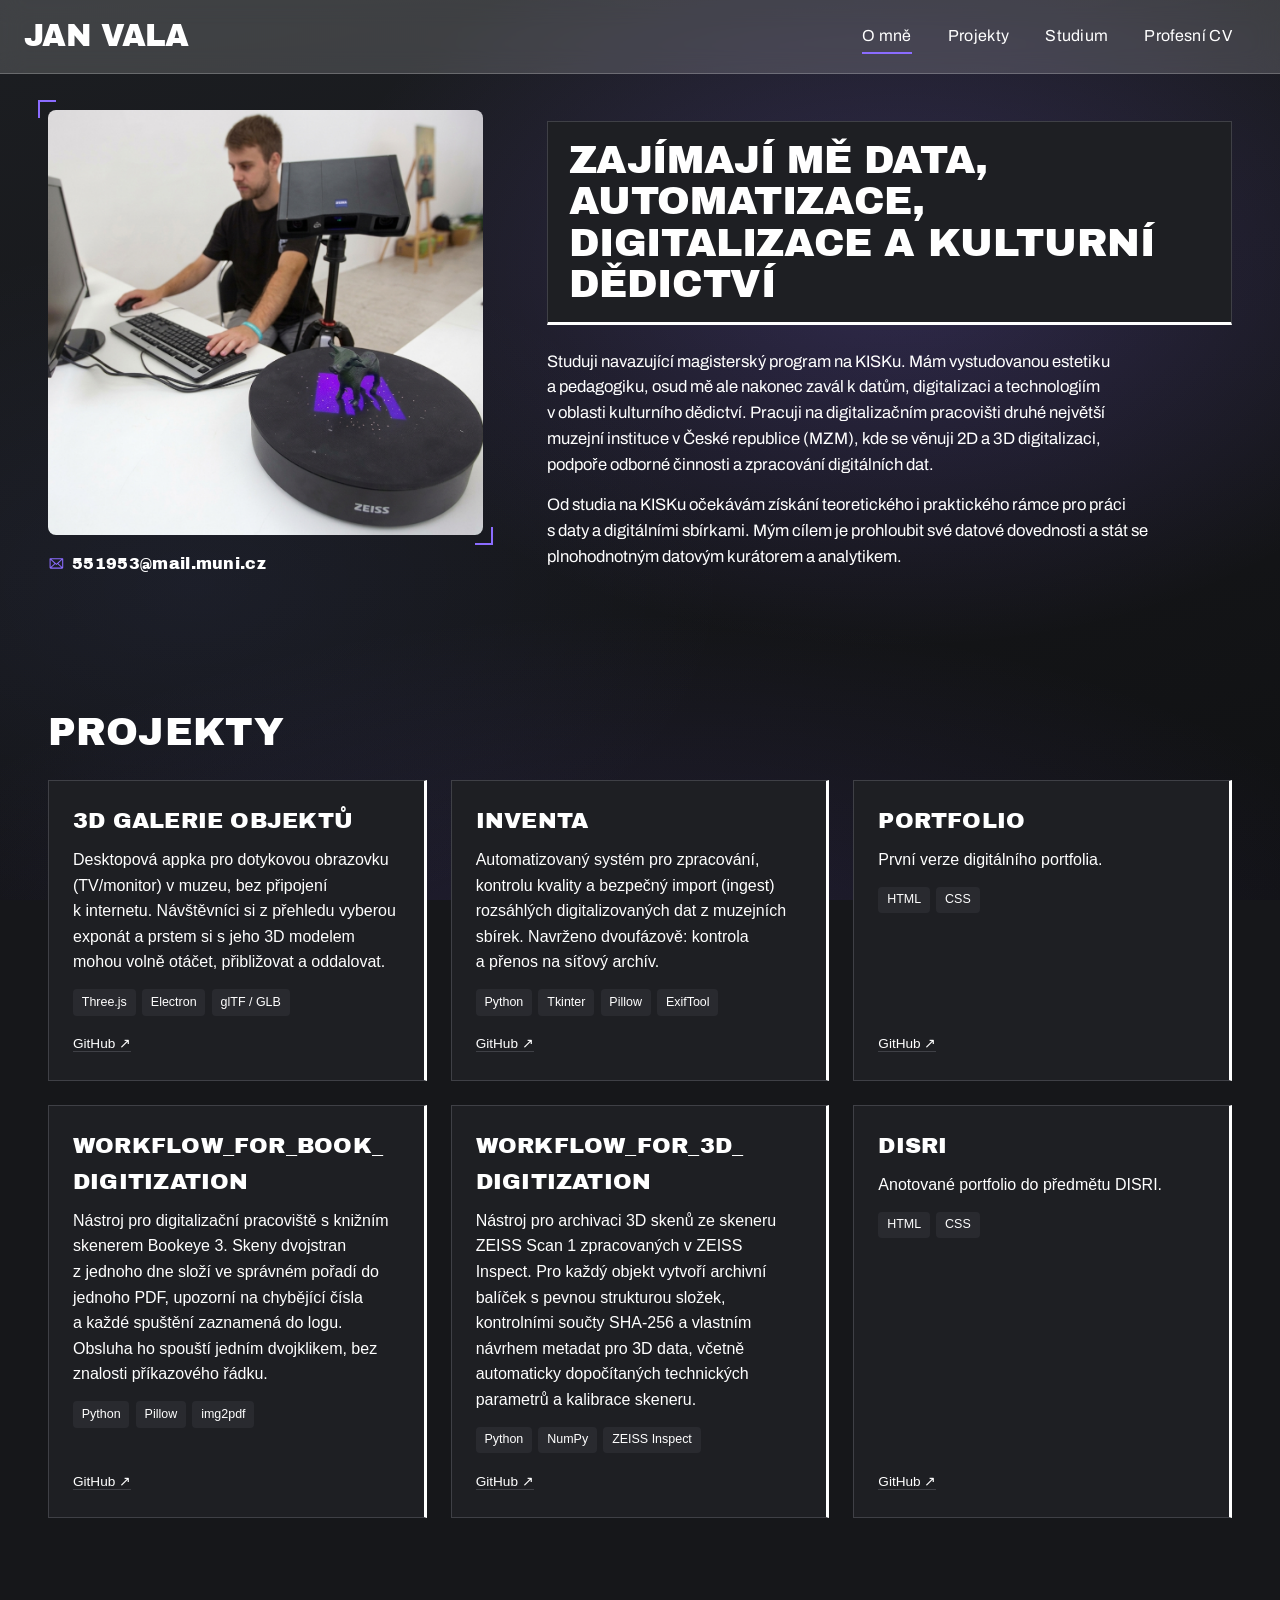
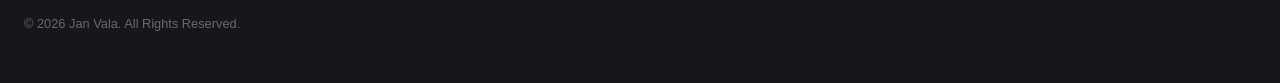
<file: index.html>
<!DOCTYPE html>
<html lang="cs">
<head>
<meta charset="UTF-8">
<meta name="viewport" content="width=device-width, initial-scale=1.0">
<title>Jan Vala</title>
<meta name="description" content="Jan Vala">
<link rel="icon" href="data:,">
<link rel="preconnect" href="https://fonts.googleapis.com">
<link rel="preconnect" href="https://fonts.gstatic.com" crossorigin>
<link href="https://fonts.googleapis.com/css2?family=Archivo+Black&family=Archivo:wght@400&display=swap" rel="stylesheet">
<link rel="stylesheet" href="styles.css">
</head>
<body>

<nav class="nav">
  <h1 class="hero__name" data-home>Jan Vala</h1>
  <div class="nav__cats">
    <a href="./" data-view="home" data-target="about">O mně</a>
    <a href="./" data-view="home" data-target="projects">Projekty</a>
    <a href="./" data-view="studium">Studium</a>
    <a href="./" data-view="cv">Profesní CV</a>
  </div>
</nav>

<main>
  <div data-panel="home">
    <header class="hero">
      <div class="hero__left">
        <figure class="hero__photo">
          <img src="uploads/jan-vala.png" alt="Jan Vala u počítače, vedle 3D skener ZEISS snímá sošku býka na otočném talíři">
        </figure>
        <a class="hero__mail" href="mailto:551953@mail.muni.cz"><svg class="hero__mail-icon" viewBox="0 0 256 256" aria-hidden="true"><path fill="currentColor" d="M224,48H32a8,8,0,0,0-8,8V192a16,16,0,0,0,16,16H216a16,16,0,0,0,16-16V56A8,8,0,0,0,224,48Zm-96,85.15L52.57,64H203.43ZM98.71,128,40,181.81V74.19Zm11.84,10.85,12,11.05a8,8,0,0,0,10.82,0l12-11.05,58,53.15H52.57ZM157.29,128,216,74.18V181.82Z"/></svg>551953@mail.muni.cz</a>
      </div>
      <div class="hero__col">
        <p id="about" class="hero__statement">Zajímají mě data, automatizace, digitalizace a&nbsp;kulturní dědictví</p>
        <div class="hero__sub">
            <p>Studuji navazující magisterský program na KISKu. Mám vystudovanou estetiku a&nbsp;pedagogiku, osud mě ale nakonec zavál k&nbsp;datům, digitalizaci a&nbsp;technologiím v&nbsp;oblasti kulturního dědictví. Pracuji na digitalizačním pracovišti druhé největší muzejní instituce v&nbsp;České republice (MZM), kde se věnuji 2D a&nbsp;3D digitalizaci, podpoře odborné činnosti a&nbsp;zpracování digitálních dat.</p>
            <p>Od studia na KISKu očekávám získání teoretického i&nbsp;praktického rámce pro práci s&nbsp;daty a&nbsp;digitálními sbírkami. Mým cílem je prohloubit své datové dovednosti a&nbsp;stát se plnohodnotným datovým kurátorem a&nbsp;analytikem.</p>
        </div>
      </div>
    </header>

    <section class="section" id="projects">
      <div class="section__head">
        <h2 class="section__title">Projekty</h2>
      </div>
      <ol class="projects">
        <li class="entry">
          <h3 class="entry__title">3D Galerie objektů</h3>
          <p class="entry__desc">Desktopová appka pro dotykovou obrazovku (TV/monitor) v&nbsp;muzeu, bez připojení k&nbsp;internetu. Návštěvníci si z&nbsp;přehledu vyberou exponát a&nbsp;prstem si s&nbsp;jeho 3D modelem mohou volně otáčet, přibližovat a&nbsp;oddalovat.</p>
          <ul class="entry__stack"><li>Three.js</li><li>Electron</li><li>glTF / GLB</li></ul>
          <div class="entry__links"><a href="https://github.com/Vala-Jan/3D-Gallery" target="_blank" rel="noopener">GitHub ↗</a></div>
        </li>
        <li class="entry">
          <h3 class="entry__title">Inventa</h3>
          <p class="entry__desc">Automatizovaný systém pro zpracování, kontrolu kvality a&nbsp;bezpečný import (ingest) rozsáhlých digitalizovaných dat z&nbsp;muzejních sbírek. Navrženo dvoufázově: kontrola a&nbsp;přenos na síťový archív.</p>
          <ul class="entry__stack"><li>Python</li><li>Tkinter</li><li>Pillow</li><li>ExifTool</li></ul>
          <div class="entry__links"><a href="https://github.com/Vala-Jan/Inventa" target="_blank" rel="noopener">GitHub ↗</a></div>
        </li>
        <li class="entry">
          <h3 class="entry__title">Portfolio</h3>
          <p class="entry__desc">První verze digitálního portfolia.</p>
          <ul class="entry__stack"><li>HTML</li><li>CSS</li></ul>
          <div class="entry__links"><a href="https://github.com/Vala-Jan/Portfolio" target="_blank" rel="noopener">GitHub ↗</a></div>
        </li>
        <li class="entry">
          <h3 class="entry__title">workflow_<wbr>for_<wbr>book_<wbr>digitization</h3>
          <p class="entry__desc">Nástroj pro digitalizační pracoviště s&nbsp;knižním skenerem Bookeye 3. Skeny dvojstran z&nbsp;jednoho dne složí ve správném pořadí do jednoho PDF, upozorní na chybějící čísla a&nbsp;každé spuštění zaznamená do logu. Obsluha ho spouští jedním dvojklikem, bez znalosti příkazového řádku.</p>
          <ul class="entry__stack"><li>Python</li><li>Pillow</li><li>img2pdf</li></ul>
          <div class="entry__links"><a href="https://github.com/Vala-Jan/workflow_for_book_digitization" target="_blank" rel="noopener">GitHub ↗</a></div>
        </li>
        <li class="entry">
          <h3 class="entry__title">workflow_<wbr>for_<wbr>3d_<wbr>digitization</h3>
          <p class="entry__desc">Nástroj pro archivaci 3D skenů ze skeneru ZEISS Scan 1 zpracovaných v&nbsp;ZEISS Inspect. Pro každý objekt vytvoří archivní balíček s&nbsp;pevnou strukturou složek, kontrolními součty SHA-256 a&nbsp;vlastním návrhem metadat pro 3D data, včetně automaticky dopočítaných technických parametrů a&nbsp;kalibrace skeneru.</p>
          <ul class="entry__stack"><li>Python</li><li>NumPy</li><li>ZEISS Inspect</li></ul>
          <div class="entry__links"><a href="https://github.com/Vala-Jan/workflow_for_3d_digitization" target="_blank" rel="noopener">GitHub ↗</a></div>
        </li>
        <li class="entry">
          <h3 class="entry__title">DISRI</h3>
          <p class="entry__desc">Anotované portfolio do předmětu DISRI.</p>
          <ul class="entry__stack"><li>HTML</li><li>CSS</li></ul>
          <div class="entry__links"><a href="https://vala-jan.github.io/DISRI/" target="_blank" rel="noopener">GitHub ↗</a></div>
        </li>
      </ol>
    </section>
  </div>

  <div data-panel="studium" hidden>
    <section class="section section--page">
      <div class="section__head">
        <h2 class="section__title">Studium</h2>
      </div>
      <div class="sems">
        <details class="sem">
          <summary class="sem__head">1. semestr</summary>
          <div class="sem__body">
            <div class="subjs">
              <details class="subj">
                <summary class="subj__head"><span><b class="subj__code">AI001</b> Elements of AI</span></summary>
                <div class="subj__body">
                  <h4 class="subj__label">What?</h4>
                  <p>V&nbsp;rámci online kurzu Elements of AI jsem získal úvod do problematiky umělé inteligence. Prošel jsem si šesti hlavními kapitolami zaměřenými na definici AI, řešení problémů prostřednictvím vyhledávání, reálné využití AI, strojové učení, fungování a&nbsp;technické základy neuronových sítí až po širší společenské důsledky. Pochopil jsem základní pojmy a&nbsp;zabýval se tématy algoritmické předpojatosti a&nbsp;AI generovaného obsahu. Kurz probíhal formou samostatné domácí práce vlastním tempem s&nbsp;kombinací teorie a&nbsp;praktických úkolů.</p>
                  <h4 class="subj__label">So what?</h4>
                  <p>Hlavním přínosem pro mě bylo demystifikování umělé inteligence a&nbsp;získání realistického pohledu na to, co AI doopravdy dokáže a&nbsp;kde jsou naopak její limity. Velmi oceňuji, že kurz neřešil AI jen z&nbsp;technického pohledu (neuronové sítě, algoritmy), ale kladl velký důraz na etické a&nbsp;společenské dopady. Celkově lze říci, že kurz byl zajímavý a&nbsp;přínosný po teoretické stránce, nikoli po praktické stránce.</p>
                  <h4 class="subj__label">Now what?</h4>
                  <p>Získané teoretické základy z&nbsp;kurzu Elements of AI mi dopomohly pochopit AI a&nbsp;vytvořily kvalitní základ pro budoucí projekty, ve kterých bych AI jako asistenta rád využil. Uvědomuji si, že teorie bez praxe a&nbsp;praxe bez teorie nejsou možné, a&nbsp;proto je pro mě nutné i&nbsp;nadále neustále prohlubovat své dovednosti a&nbsp;znalosti v&nbsp;obojím. Osvojené poznatky chci prakticky aplikovat při zefektivňování procesů v&nbsp;oblasti automatizace datových procesů.</p>
                </div>
              </details>
              <details class="subj">
                <summary class="subj__head"><span><b class="subj__code">ISKB83</b> Digitální humanitní vědy</span></summary>
                <p class="subj__body">Popis předmětu doplnit.</p>
              </details>
              <details class="subj">
                <summary class="subj__head"><span><b class="subj__code">ISKM01</b> Informační vědy</span></summary>
                <p class="subj__body">Popis předmětu doplnit.</p>
              </details>
              <details class="subj">
                <summary class="subj__head"><span><b class="subj__code">ISKM02</b> Design informačních služeb, rozhraní a&nbsp;interakcí</span></summary>
                <p class="subj__body">Popis předmětu doplnit.</p>
              </details>
              <details class="subj">
                <summary class="subj__head"><span><b class="subj__code">ISKM03</b> Literatura, knihovní procesy a&nbsp;trh</span></summary>
                <p class="subj__body">Popis předmětu doplnit.</p>
              </details>
              <details class="subj">
                <summary class="subj__head"><span><b class="subj__code">ISKM04</b> Seminář k&nbsp;diplomové práci I: Východiska a&nbsp;metodologie</span></summary>
                <p class="subj__body">Popis předmětu doplnit.</p>
              </details>
              <details class="subj">
                <summary class="subj__head"><span><b class="subj__code">ISKM18</b> Praxe a&nbsp;stáže</span></summary>
                <p class="subj__body">Popis předmětu doplnit.</p>
              </details>
              <details class="subj">
                <summary class="subj__head"><span><b class="subj__code">ISKM29</b> Blok expertů</span></summary>
                <p class="subj__body">Popis předmětu doplnit.</p>
              </details>
              <details class="subj">
                <summary class="subj__head"><span><b class="subj__code">ISKM55</b> Nástroje a&nbsp;metody datové analytiky</span></summary>
                <div class="subj__body">
                  <h4 class="subj__label">What?</h4>
                  <p>V&nbsp;předmětu ISKM55 jsem získal úvodní vhled do datové analýzy a&nbsp;celého cyklu práce s&nbsp;daty. Učil jsem se získávat data z&nbsp;různých zdrojů (např. pomocí web scrapingu a&nbsp;nástrojů pro práci s&nbsp;webovými daty), vyčistit je a&nbsp;transformovat do strojem použitelné podoby. Dále jsem prováděl základní analytické operace v&nbsp;prostředí Microsoft Excel. Součástí výuky byl též úvod do internetových technologií a&nbsp;datových formátů. Výuka probíhala týdně.</p>
                  <h4 class="subj__label">So what?</h4>
                  <p>Pro mě osobním přínosem předmětu bylo osvojení kompletního datového řetězce od neuspořádaných syrových dat až po jejich jasnou prezentaci. Velkým přínosem pro mě bylo propojení těchto analytických postupů s&nbsp;mou dosavadní zkušeností v&nbsp;oblasti digitalizace. Uvědomil jsem si, jak zásadní je správné čištění a&nbsp;strukturování dat právě při digitalizačních projektech, správě digitálního obsahu či odborných agend. Předmět mi ukázal, že analytika není jen o&nbsp;vzorcích v&nbsp;tabulkách, ale o&nbsp;schopnosti najít v&nbsp;datech příběh a&nbsp;srozumitelně ho komunikovat pomocí vizualizací. V&nbsp;rámci prvního semestru šlo o&nbsp;můj nejpřínosnější předmět.</p>
                  <h4 class="subj__label">Now what?</h4>
                  <p>Získané dovednosti a&nbsp;zkušenosti z&nbsp;prakticky orientovaných přednášek byly nesmírně přínosné. Osvojené analytické metody a&nbsp;znalosti nástrojů přímo využiji při dalších projektech v&nbsp;oblasti digitalizace a&nbsp;v&nbsp;rámci dalšího působení v&nbsp;oblasti dat, kde mohu efektivněji zpracovávat a&nbsp;prezentovat komplexní data. Stejně tak tyto postupy využívám při práci na vlastních vzdělávacích projektech a&nbsp;přímo se promítly například do projektu Inventa.</p>
                </div>
              </details>
            </div>
          </div>
        </details>
        <details class="sem">
          <summary class="sem__head">2. semestr</summary>
          <div class="sem__body"></div>
        </details>
        <details class="sem">
          <summary class="sem__head">3. semestr</summary>
          <div class="sem__body"></div>
        </details>
        <details class="sem">
          <summary class="sem__head">4. semestr</summary>
          <div class="sem__body"></div>
        </details>
      </div>
    </section>
  </div>

  <div data-panel="cv" hidden>
    <section class="section section--page">
      <div class="section__head">
        <h2 class="section__title">Profesní CV</h2>
      </div>
      <div id="cvPages" class="cv__pages" aria-label="Životopis Jan Vala"></div>
      <p class="cv__dl"><a id="cvDownload" href="uploads/CV-JanVala.pdf" download="CV_JanVala.pdf">Stáhnout CV (PDF)</a></p>
    </section>
  </div>
</main>

<footer class="footer">© 2026 Jan Vala. All Rights Reserved.</footer>

<script>
(() => {
  const home = location.pathname.replace(/index\.html$/, '');
  const panels = [...document.querySelectorAll('[data-panel]')];
  const links = [...document.querySelectorAll('.nav__cats a')];
  const nav = document.querySelector('.nav');
  const views = { omne: ['home', 'about'], about: ['home', 'about'], projekty: ['home', 'projects'], projects: ['home', 'projects'], studium: ['studium'], cv: ['cv'], profesnicv: ['cv'] };
  let current = null;

  // nav underline
  const setActive = (i) => links.forEach((a, j) => a.classList.toggle('is-active', j === i));
  const updateActive = () => {
    if (current !== 'home') return setActive(links.findIndex(a => a.dataset.view === current));
    const proj = document.getElementById('projects');
    const atEnd = innerHeight + scrollY >= document.documentElement.scrollHeight - 4;
    setActive(atEnd || proj.getBoundingClientRect().top <= innerHeight * 0.6 ? 1 : 0);
  };

  // views on one URL
  const scrollToId = (id) => {
    const el = id && id !== 'about' && document.getElementById(id);
    const top = el ? el.getBoundingClientRect().top + scrollY - nav.offsetHeight - 8 : 0;
    scrollTo({ top: Math.max(0, top), behavior: 'smooth' });
  };
  const show = (view, target, push) => {
    const changed = view !== current;
    panels.forEach(p => { p.hidden = p.dataset.panel !== view; });
    current = view;
    if (view === 'cv') loadCV();
    if (changed) scrollTo(0, 0);
    nav.classList.remove('nav--hidden');
    if (target) requestAnimationFrame(() => scrollToId(target));
    if (push && changed) history.pushState({ view }, '', home);
    else history.replaceState({ view }, '', home);
    updateActive();
  };
  const fromLocation = () => (history.state && history.state.view ? [history.state.view] : views[location.hash.slice(1).toLowerCase()] || ['home']);

  links.forEach(a => a.addEventListener('click', (e) => { e.preventDefault(); show(a.dataset.view, a.dataset.target, true); }));
  document.querySelector('[data-home]').addEventListener('click', () => show('home', 'about', true));
  addEventListener('popstate', () => show(...fromLocation()));
  addEventListener('hashchange', () => show(...fromLocation()));
  addEventListener('pageshow', (e) => { if (e.persisted) show(...fromLocation()); });
  addEventListener('resize', updateActive);
  addEventListener('load', updateActive);

  // scroll: nav underline + on mobile hide the bar going down, show it going up
  const mobile = matchMedia('(max-width: 640px)');
  let lastY = scrollY;
  addEventListener('scroll', () => {
    const y = scrollY;
    nav.classList.toggle('nav--hidden', mobile.matches && y > lastY && y > nav.offsetHeight);
    lastY = y;
    updateActive();
  }, { passive: true });

  // CV (loaded on first open)
  const CV = 'uploads/CV-JanVala.pdf';
  let cvLoaded = false;
  async function loadCV() {
    if (cvLoaded) return;
    cvLoaded = true;
    const host = document.getElementById('cvPages');
    try {
      const pdfjs = await import('https://cdn.jsdelivr.net/npm/pdfjs-dist@4.4.168/build/pdf.min.mjs');
      pdfjs.GlobalWorkerOptions.workerSrc = 'https://cdn.jsdelivr.net/npm/pdfjs-dist@4.4.168/build/pdf.worker.min.mjs';
      const doc = await pdfjs.getDocument({ data: new Uint8Array(await (await fetch(CV)).arrayBuffer()) }).promise;
      for (let i = 1; i <= doc.numPages; i++) {
        const page = await doc.getPage(i);
        const vp = page.getViewport({ scale: 2 });
        const canvas = Object.assign(document.createElement('canvas'), { width: vp.width, height: vp.height, className: 'cv__page' });
        host.appendChild(canvas);
        await page.render({ canvasContext: canvas.getContext('2d'), viewport: vp }).promise;
      }
    } catch (err) {
      host.textContent = 'CV se nepodařilo načíst.';
    }
  }
  document.getElementById('cvDownload').addEventListener('click', async (e) => {
    e.preventDefault();
    try {
      const url = URL.createObjectURL(await (await fetch(CV)).blob());
      const a = Object.assign(document.createElement('a'), { href: url, download: 'CV_JanVala.pdf' });
      document.body.appendChild(a); a.click(); a.remove();
      setTimeout(() => URL.revokeObjectURL(url), 2000);
    } catch (err) { location.href = CV; }
  });

  // start: old links (studium.html, profesnicv.html, #hash) land on the right view
  let stored = null;
  try { stored = sessionStorage.getItem('portfolioView'); sessionStorage.removeItem('portfolioView'); } catch (e) {}
  const start = views[stored] || views[location.hash.slice(1).toLowerCase()] || ['home'];
  show(start[0], start[1]);
})();
</script>
</body>
</html>
</file>
<file: styles.css>
/* ---------- tokens ---------- */
:root {
  --bg: #16171a;
  --surface: #1e1f23;
  --surface-2: #292a2f;
  --border: #3f4046;
  --text: #ffffff;
  --accent: #8b6cff;
  --font-display: "Archivo Black", Helvetica, Arial, sans-serif;
  --font-text: "Archivo", Helvetica, Arial, sans-serif;
  --font-body: Helvetica, "Helvetica Neue", Arial, sans-serif;
  --radius: 8px;
  --line: calc(0.07 * clamp(1.3rem, 2.4vw, 1.95rem));
}

/* ---------- base ---------- */
* { box-sizing: border-box; }
html { scroll-behavior: smooth; }
body {
  margin: 0;
  background-color: var(--bg);
  background-image:
    radial-gradient(ellipse 65% 60% at 70% 30%, color-mix(in srgb, var(--accent) 22%, transparent), transparent 70%),
    radial-gradient(ellipse 60% 55% at 15% 65%, rgba(120, 140, 255, 0.07), transparent 70%),
    radial-gradient(ellipse 90% 60% at 50% 110%, color-mix(in srgb, var(--accent) 14%, transparent), transparent 70%),
    linear-gradient(165deg, #1c1e22 0%, var(--bg) 45%, #101113 100%);
  background-attachment: fixed;
  color: var(--text);
  font-family: var(--font-body);
  font-size: 16px;
  line-height: 1.6;
  -webkit-font-smoothing: antialiased;
}
a { color: inherit; }
ul, ol { margin: 0; padding: 0; list-style: none; }
h1, h2, h3, p { margin: 0; }
h1, h2, h3 { font-weight: 400; }
:focus-visible { outline: 2px solid var(--accent); outline-offset: 2px; }

@media (prefers-reduced-motion: reduce) {
  html { scroll-behavior: auto; }
  * { animation-duration: 0.001ms !important; animation-iteration-count: 1 !important; transition-duration: 0.001ms !important; }
}

/* ---------- nav ---------- */
.nav {
  position: sticky;
  top: 0;
  z-index: 10;
  display: flex;
  flex-wrap: wrap;
  align-items: center;
  justify-content: space-between;
  gap: clamp(0.6rem, 2vw, 1rem);
  min-height: 4.6rem;
  padding: 1rem clamp(1.25rem, 4vw, 3rem) 1rem 1.5rem;
  background: rgba(255, 255, 255, 0.16);
  backdrop-filter: blur(12px);
  -webkit-backdrop-filter: blur(12px);
  border-bottom: 1px solid rgba(255, 255, 255, 0.22);
}
.hero__name {
  font-family: var(--font-display);
  font-size: clamp(1.3rem, 2.4vw, 1.95rem);
  line-height: 1;
  letter-spacing: -0.02em;
  text-transform: uppercase;
  white-space: nowrap;
  cursor: pointer;
}

.nav__cats {
  display: flex;
  gap: clamp(1rem, 3vw, 2.25rem);
  margin-left: auto;
  white-space: nowrap;
}
.nav__cats a {
  position: relative;
  padding: 0.25rem 0;
  font-family: var(--font-text);
  letter-spacing: 0.02em;
  text-decoration: none;
  border-bottom: var(--line) solid transparent;
  transition: border-color 0.15s ease;
}
.nav__cats a::after { content: ""; position: absolute; inset: -0.6rem -0.35rem; } /* larger tap area */
.nav__cats a:hover, .nav__cats a:focus-visible, .nav__cats a.is-active { border-bottom-color: var(--accent); }

@media (max-width: 1000px) { .nav__cats { gap: clamp(0.75rem, 2vw, 1.25rem); } }
@media (max-width: 640px) {
  .nav { min-height: 0; padding: 0.6rem 1.25rem; row-gap: 0.35rem; transition: transform 0.25s ease; }
  .nav--hidden { transform: translateY(-100%); }
  .nav__cats { flex-wrap: wrap; margin-left: 0; white-space: normal; }
  .nav__cats a { padding: 0.15rem 0; font-size: 0.92rem; }
  .hero__name { font-size: 1.05rem; }
}

/* ---------- hero ---------- */
.hero {
  display: grid;
  grid-template-columns: clamp(260px, 34vw, 500px) minmax(0, 1fr);
  column-gap: clamp(2rem, 5vw, 4.5rem);
  align-items: center;
  max-width: 1440px;
  margin: 0 auto;
  padding: clamp(1.25rem, 4vh, 2.5rem) clamp(1.5rem, 4vw, 3rem) clamp(2rem, 5vh, 4rem);
}
.hero__left { display: flex; flex-direction: column; }
.hero__photo { position: relative; margin: 0; }
.hero__photo img {
  display: block;
  width: 100%;
  aspect-ratio: 1.024 / 1;
  object-fit: cover;
  object-position: 50% 0%;
  border-radius: var(--radius);
}
.hero__photo::before, .hero__photo::after {
  content: "";
  position: absolute;
  width: clamp(10px, 1.4vw, 16px);
  height: clamp(10px, 1.4vw, 16px);
  border: var(--line) solid var(--accent);
}
.hero__photo::before { top: -10px; left: -10px; border-right: 0; border-bottom: 0; }
.hero__photo::after { bottom: -10px; right: -10px; border-left: 0; border-top: 0; }

.hero__mail {
  display: inline-flex;
  align-items: center;
  gap: 0.45em;
  align-self: flex-start;
  margin-top: 1rem;
  padding-bottom: 0.15rem;
  font-family: var(--font-display);
  letter-spacing: 0.02em;
  text-decoration: none;
  border-bottom: var(--line) solid transparent;
  transition: border-color 0.15s ease;
}
.hero__mail:hover, .hero__mail:focus-visible { border-bottom-color: var(--accent); }
.hero__mail-icon { flex: none; width: 1.05em; height: 1.05em; color: var(--accent); }

.hero__col {
  min-width: 0;
  container-type: inline-size;
  font-family: var(--font-text);
}
.hero__statement {
  font-family: var(--font-display);
  font-size: max(1.6rem, 5.75cqi);
  line-height: 1.05;
  letter-spacing: -0.01em;
  text-transform: uppercase;
  scroll-margin-top: 6rem;
  padding: clamp(1rem, 2.5cqi, 1.75rem) clamp(1.1rem, 3cqi, 2rem);
  border: 1px solid var(--border);
  border-bottom: 3px solid var(--text);
  background: var(--surface);
}
.hero__sub {
  max-width: 38rem;
  margin-top: clamp(1rem, 2vw, 1.5rem);
  font-size: clamp(1rem, 1.3vw, 1.15rem);
  line-height: 1.55;
}
.hero__sub p + p { margin-top: 0.9em; }

@media (max-width: 760px) {
  .hero { grid-template-columns: minmax(0, 1fr); padding: 1.25rem 1.5rem 0; }
  .hero__col { display: contents; }
  .hero__left { order: 1; }
  .hero__statement { order: 2; margin-top: 1.5rem; font-size: clamp(1.3rem, 6.5vw, 2rem); text-wrap: balance; }
  .hero__sub { order: 3; max-width: none; }
  .hero__mail { font-size: 0.85rem; }
}

/* ---------- sections ---------- */
.section { padding: clamp(2.5rem, 6vw, 4rem) 1.5rem; }
.section__head { margin-bottom: 1.75rem; }
.section__title {
  font-family: var(--font-display);
  font-size: clamp(1.6rem, 4vw, 2.4rem);
  letter-spacing: 0.01em;
  text-transform: uppercase;
}
.section--page { padding-top: 1.5rem; }
.section--page .section__head { text-align: center; }

/* ---------- projects ---------- */
#projects { max-width: 1440px; margin: clamp(2rem, 6vw, 5rem) auto 0; padding: 0 clamp(1.5rem, 4vw, 3rem) clamp(2.5rem, 6vw, 4rem); }
#projects .section__head { margin-bottom: 1rem; }
.projects {
  display: grid;
  grid-template-columns: repeat(3, minmax(0, 1fr));
  gap: 1.5rem;
}
@media (max-width: 900px) { .projects { grid-template-columns: repeat(2, minmax(0, 1fr)); } }
@media (max-width: 600px) { .projects { grid-template-columns: 1fr; } }
.entry {
  display: flex;
  flex-direction: column;
  padding: 1.4rem 1.5rem 1.5rem;
  background: var(--surface);
  border: 1px solid var(--border);
  border-right: 3px solid var(--text);
}
.entry__title {
  margin-bottom: 0.5rem;
  font-family: var(--font-display);
  font-size: clamp(1.1rem, 2vw, 1.4rem);
  letter-spacing: 0.01em;
  text-transform: uppercase;
  overflow-wrap: anywhere;
}
.entry__desc { margin-bottom: 0.9rem; }
.entry { min-width: 0; }
.entry__stack {
  display: flex;
  flex-wrap: wrap;
  gap: 0.4rem;
  margin-bottom: 0.9rem;
}
.entry__stack li {
  padding: 0.2rem 0.55rem;
  font-size: 0.78rem;
  background: var(--surface-2);
  border-radius: 4px;
}
.entry__links { margin-top: auto; }
.entry__links a {
  font-size: 0.85rem;
  text-decoration: none;
  border-bottom: 1px solid var(--border);
  transition: color 0.15s ease, border-color 0.15s ease;
}
.entry__links a:hover { color: var(--accent); border-color: var(--accent); }

/* ---------- footer ---------- */
.footer { padding: 2rem 1.5rem 3rem; font-size: 0.8rem; opacity: 0.35; }

/* ---------- studium ---------- */
.sems { display: grid; gap: 0.75rem; margin-top: 1.5rem; }
.subjs { display: grid; gap: 0.5rem; }
.sem, .subj { border: 1px solid var(--border); border-radius: var(--radius); }
.sem { background: var(--surface); }
.subj { background: var(--bg); }
.sem__head, .subj__head {
  display: flex;
  justify-content: space-between;
  align-items: center;
  gap: 1rem;
  list-style: none;
  cursor: pointer;
}
.sem__head::-webkit-details-marker, .subj__head::-webkit-details-marker { display: none; }
.sem__head::after, .subj__head::after { content: "+"; color: var(--accent); line-height: 1; transition: transform 0.2s ease; }
.sem[open] > .sem__head::after, .subj[open] > .subj__head::after { transform: rotate(45deg); }
.sem__head { padding: 1rem 1.25rem; font-family: var(--font-display); font-size: clamp(1.1rem, 1.8vw, 1.4rem); }
.sem__head::after { font-size: 1.4em; }
.sem__body { min-height: 3rem; padding: 0 1.25rem 1.25rem; }
.subj__head { padding: 0.7rem 1rem; letter-spacing: 0.02em; }
.subj__code { margin-right: 0.35em; font-weight: 700; letter-spacing: 0.04em; }
.subj__head::after { font-size: 1.2em; }
.subj__body { padding: 0 1rem 1rem; line-height: 1.55; }
.subj__body p + .subj__label { margin-top: 1rem; }
.subj__label {
  margin-bottom: 0.3rem;
  font-family: var(--font-display);
  font-size: 0.8rem;
  letter-spacing: 0.04em;
  text-transform: uppercase;
  color: var(--accent);
}

/* ---------- profesní CV ---------- */
.cv__pages { display: grid; gap: 1rem; max-width: 900px; margin: 1.5rem auto 0; }
.cv__page { display: block; width: 100%; height: auto; background: #fff; border-radius: var(--radius); }
.cv__dl { margin-top: 1rem; text-align: center; }
</file>
